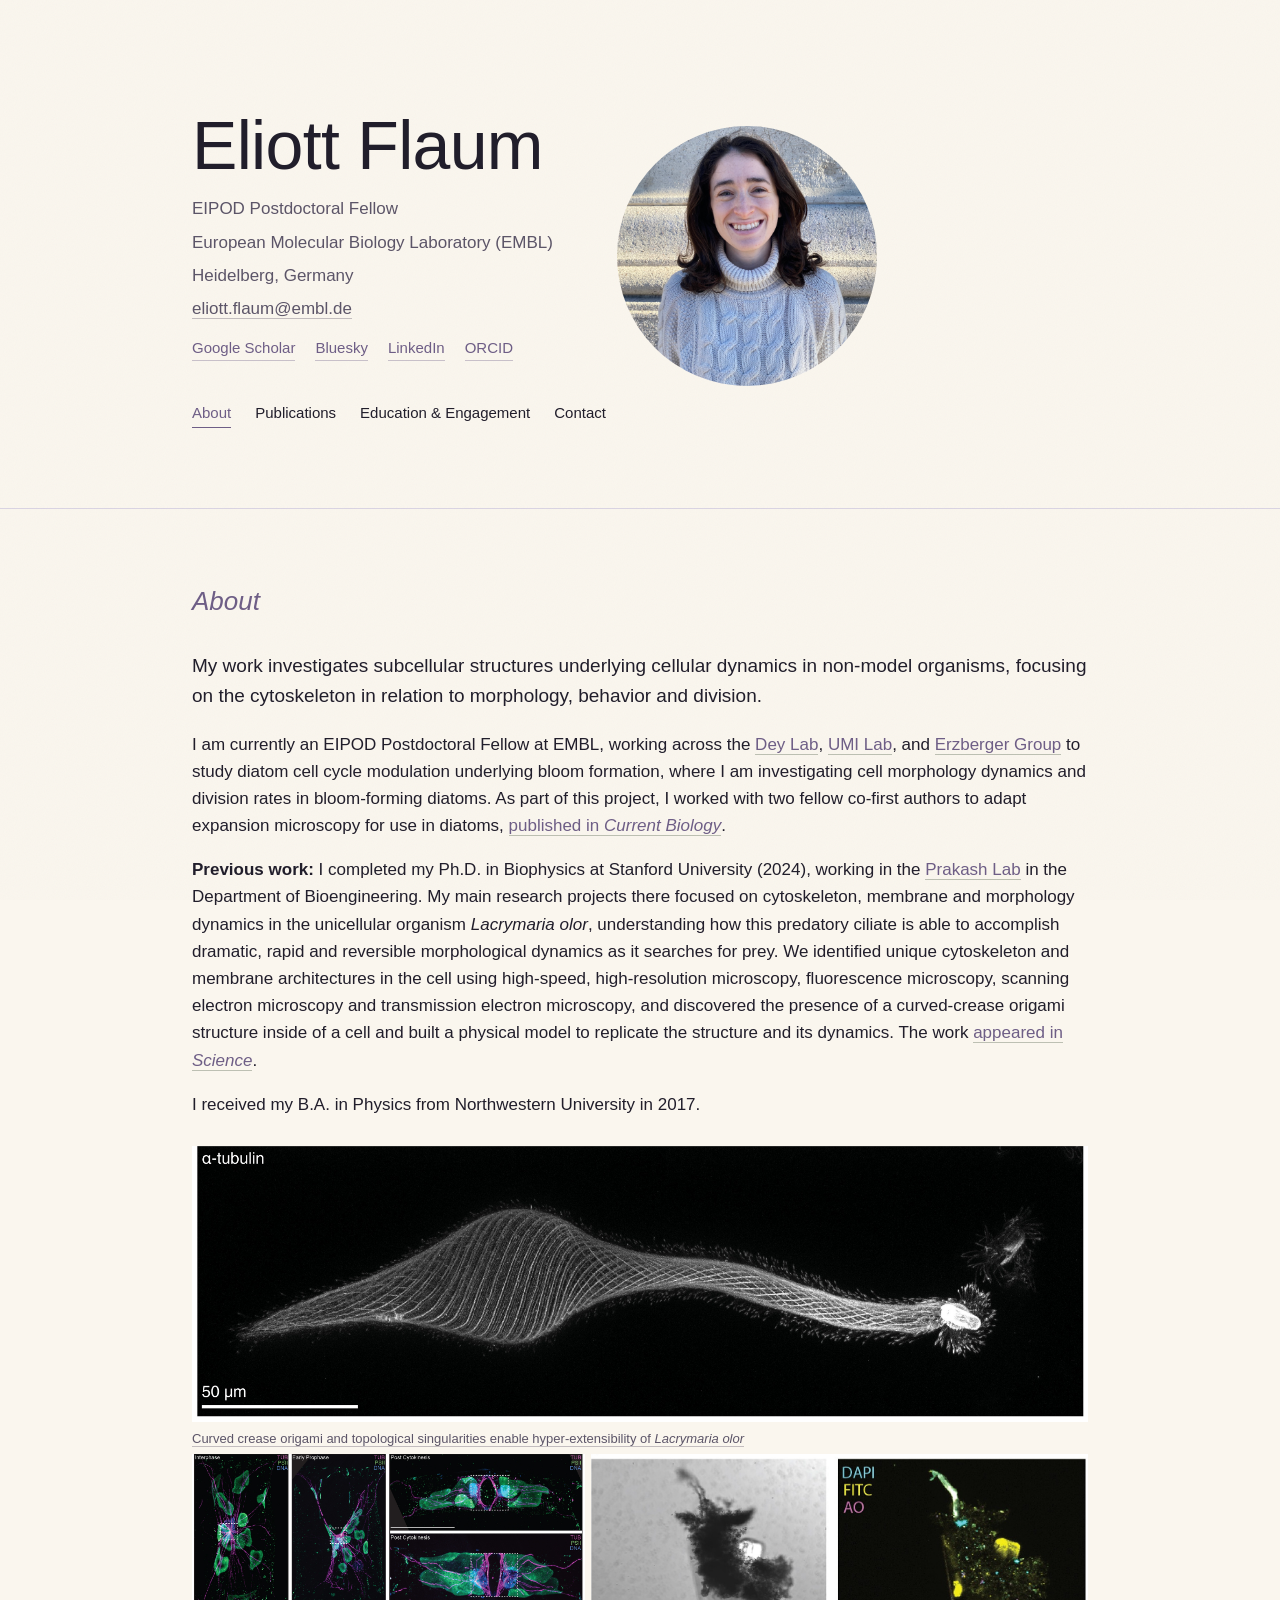
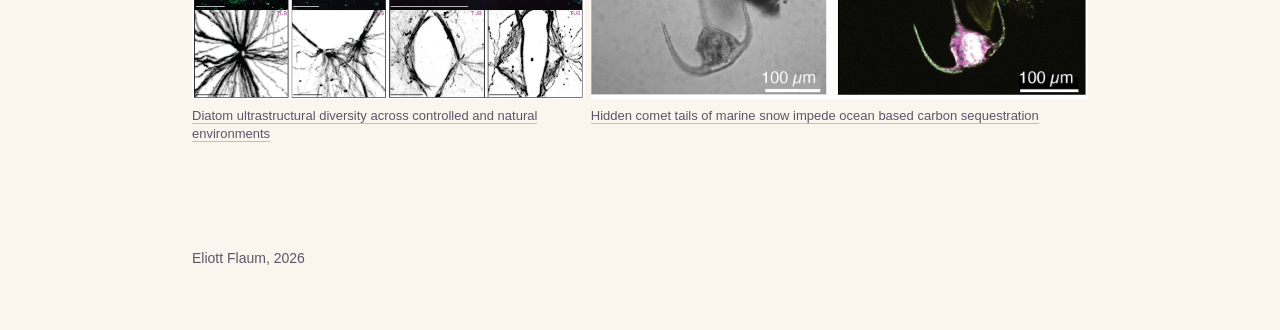
<file: index.html>
<!DOCTYPE html>
<html lang="en">
<head>
<meta charset="UTF-8">
<meta name="viewport" content="width=device-width, initial-scale=1.0">
<title>Eliott Flaum</title>
<meta name="description" content="Eliott Flaum — Postdoctoral Fellow. Research, publications, and projects.">
<link rel="stylesheet" href="style.css">
</head>
<body>

<div class="grain"></div>

<header class="hero">
  <div class="wrap">
    <div class="hero-top">
      <div class="hero-intro">
        <h1 class="hero-name">Eliott Flaum</h1>
        <div class="hero-meta">
          <p>EIPOD Postdoctoral Fellow</p>
          <p>European Molecular Biology Laboratory (EMBL)</p>
          <p>Heidelberg, Germany</p>
          <p><a href="mailto:eliott.flaum@embl.de">eliott.flaum@embl.de</a></p>
          <p class="hero-links">
            <a href="https://scholar.google.com/citations?hl=en&amp;user=vExFXL4AAAAJ" target="_blank" rel="noopener">Google Scholar</a>
            <a href="https://bsky.app/profile/eliottflaum.bsky.social" target="_blank" rel="noopener">Bluesky</a>
            <a href="https://www.linkedin.com/in/eliott-flaum/" target="_blank" rel="noopener">LinkedIn</a>
            <a href="https://orcid.org/0000-0001-8737-7967" target="_blank" rel="noopener">ORCID</a>
          </p>
        </div>
      </div>
      <img class="hero-photo" src="IMG_2974.jpg" alt="Eliott Flaum">
    </div>
    <nav class="hero-nav">
      <a href="index.html" class="active">About</a>
      <a href="publications.html">Publications</a>
      <a href="experience.html">Education & Engagement</a>
      <a href="contact.html">Contact</a>
    </nav>
  </div>
</header>

<main>

  <section class="section">
    <div class="wrap">
      <h2 class="section-label">About</h2>
      <p class="lede">
        My work investigates subcellular structures underlying cellular dynamics in
        non-model organisms, focusing on the cytoskeleton in relation to morphology,
        behavior and division.
      </p>
      <p>
        I am currently an EIPOD Postdoctoral Fellow at EMBL, working across the
        <a href="https://evonuclab.org/" target="_blank" rel="noopener">Dey Lab</a>,
        <a href="https://www.embl.org/groups/vincent/" target="_blank" rel="noopener">UMI Lab</a>,
        and <a href="https://www.embl.org/groups/erzberger/" target="_blank" rel="noopener">Erzberger Group</a>
        to study diatom cell cycle modulation underlying bloom formation, where I am
        investigating cell morphology dynamics and division rates in bloom-forming diatoms.
        As part of this project, I worked with two fellow co-first authors to adapt
        expansion microscopy for use in diatoms,
        <a href="https://doi.org/10.1016/j.cub.2025.10.024" target="_blank" rel="noopener">published in <em>Current Biology</em></a>.
      </p>
      <p>
        <strong>Previous work:</strong> I completed my Ph.D. in Biophysics at Stanford
        University (2024), working in the
        <a href="https://prakashlab.stanford.edu/" target="_blank" rel="noopener">Prakash Lab</a>
        in the Department of Bioengineering. My main research projects there focused on
        cytoskeleton, membrane and morphology dynamics in the unicellular organism
        <em>Lacrymaria olor</em>, understanding how this predatory ciliate is able to
        accomplish dramatic, rapid and reversible morphological dynamics as it searches
        for prey. We identified unique cytoskeleton and membrane architectures in the
        cell using high-speed, high-resolution microscopy, fluorescence microscopy,
        scanning electron microscopy and transmission electron microscopy, and discovered
        the presence of a curved-crease origami structure inside of a cell and built a
        physical model to replicate the structure and its dynamics. The work
        <a href="https://www.science.org/doi/10.1126/science.adk5511" target="_blank" rel="noopener">appeared in <em>Science</em></a>.
      </p>
      <p>
        I received my B.A. in Physics from Northwestern University in 2017.
      </p>

      <div class="gallery">
        <figure class="gallery-item gallery-wide">
          <img src="fig-lacrymaria-cytoskeleton.jpg" alt="Fluorescence microscopy image of the alpha-tubulin cytoskeleton of Lacrymaria olor">
          <figcaption><a href="https://www.science.org/doi/10.1126/science.adk5511" target="_blank" rel="noopener">Curved crease origami and topological singularities enable hyper-extensibility of <em>Lacrymaria olor</em></a></figcaption>
        </figure>
        <figure class="gallery-item">
          <img src="fig-diatom-expansion-microscopy.jpg" alt="Expansion microscopy images of diatom microtubule cytoskeletons during interphase, early prophase, and post-cytokinesis">
          <figcaption><a href="https://doi.org/10.1016/j.cub.2025.10.024" target="_blank" rel="noopener">Diatom ultrastructural diversity across controlled and natural environments</a></figcaption>
        </figure>
        <figure class="gallery-item">
          <img src="fig-marine-snow-flagellate.jpg" alt="Brightfield and fluorescence microscopy images of a flagellate with attached marine snow particles">
          <figcaption><a href="https://doi.org/10.1126/science.adl5767" target="_blank" rel="noopener">Hidden comet tails of marine snow impede ocean based carbon sequestration</a></figcaption>
        </figure>
      </div>
    </div>
  </section>

</main>

<footer class="footer">
  <div class="wrap">
    <p>Eliott Flaum, <span id="year"></span></p>
  </div>
</footer>

<script src="script.js"></script>
</body>
</html>
</file>
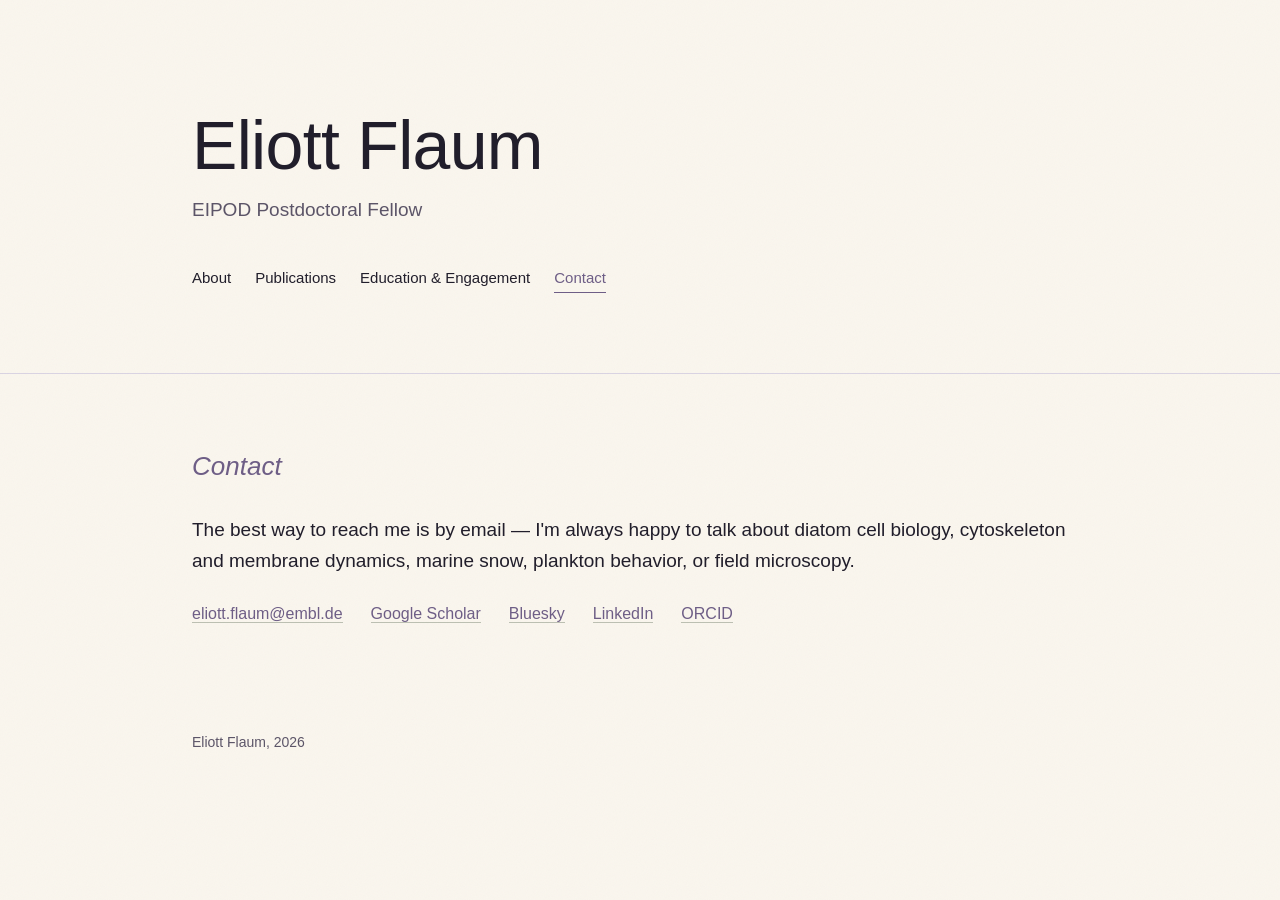
<file: contact.html>
<!DOCTYPE html>
<html lang="en">
<head>
<meta charset="UTF-8">
<meta name="viewport" content="width=device-width, initial-scale=1.0">
<title>Eliott Flaum — Contact</title>
<meta name="description" content="Eliott Flaum — Postdoctoral Fellow. Research, publications, and projects.">
<link rel="stylesheet" href="style.css">
</head>
<body>

<div class="grain"></div>

<header class="hero">
  <div class="wrap">
    <h1 class="hero-name">Eliott Flaum</h1>
    <p class="hero-role">EIPOD Postdoctoral Fellow<!-- , [Department], [Institution] — edit this line --></p>
    <nav class="hero-nav">
      <a href="index.html">About</a>
      <a href="publications.html">Publications</a>
      <a href="experience.html">Education & Engagement</a>
      <a href="contact.html" class="active">Contact</a>
    </nav>
  </div>
</header>

<main>

  <section class="section section-contact">
    <div class="wrap">
      <h2 class="section-label">Contact</h2>
      <p class="lede">
        The best way to reach me is by email — I'm always happy to talk about
        diatom cell biology, cytoskeleton and membrane dynamics, marine snow,
        plankton behavior, or field microscopy.
      </p>
      <ul class="contact-list">
        <li><a href="mailto:eliott.flaum@embl.de">eliott.flaum@embl.de</a></li>
        <li><a href="https://scholar.google.com/citations?hl=en&amp;user=vExFXL4AAAAJ" target="_blank" rel="noopener">Google Scholar</a></li>
        <li><a href="https://bsky.app/profile/eliottflaum.bsky.social" target="_blank" rel="noopener">Bluesky</a></li>
        <li><a href="https://www.linkedin.com/in/eliott-flaum/" target="_blank" rel="noopener">LinkedIn</a></li>
        <li><a href="https://orcid.org/0000-0001-8737-7967" target="_blank" rel="noopener">ORCID</a></li>
      </ul>
    </div>
  </section>

</main>

<footer class="footer">
  <div class="wrap">
    <p>Eliott Flaum, <span id="year"></span></p>
  </div>
</footer>

<script src="script.js"></script>
</body>
</html>
</file>
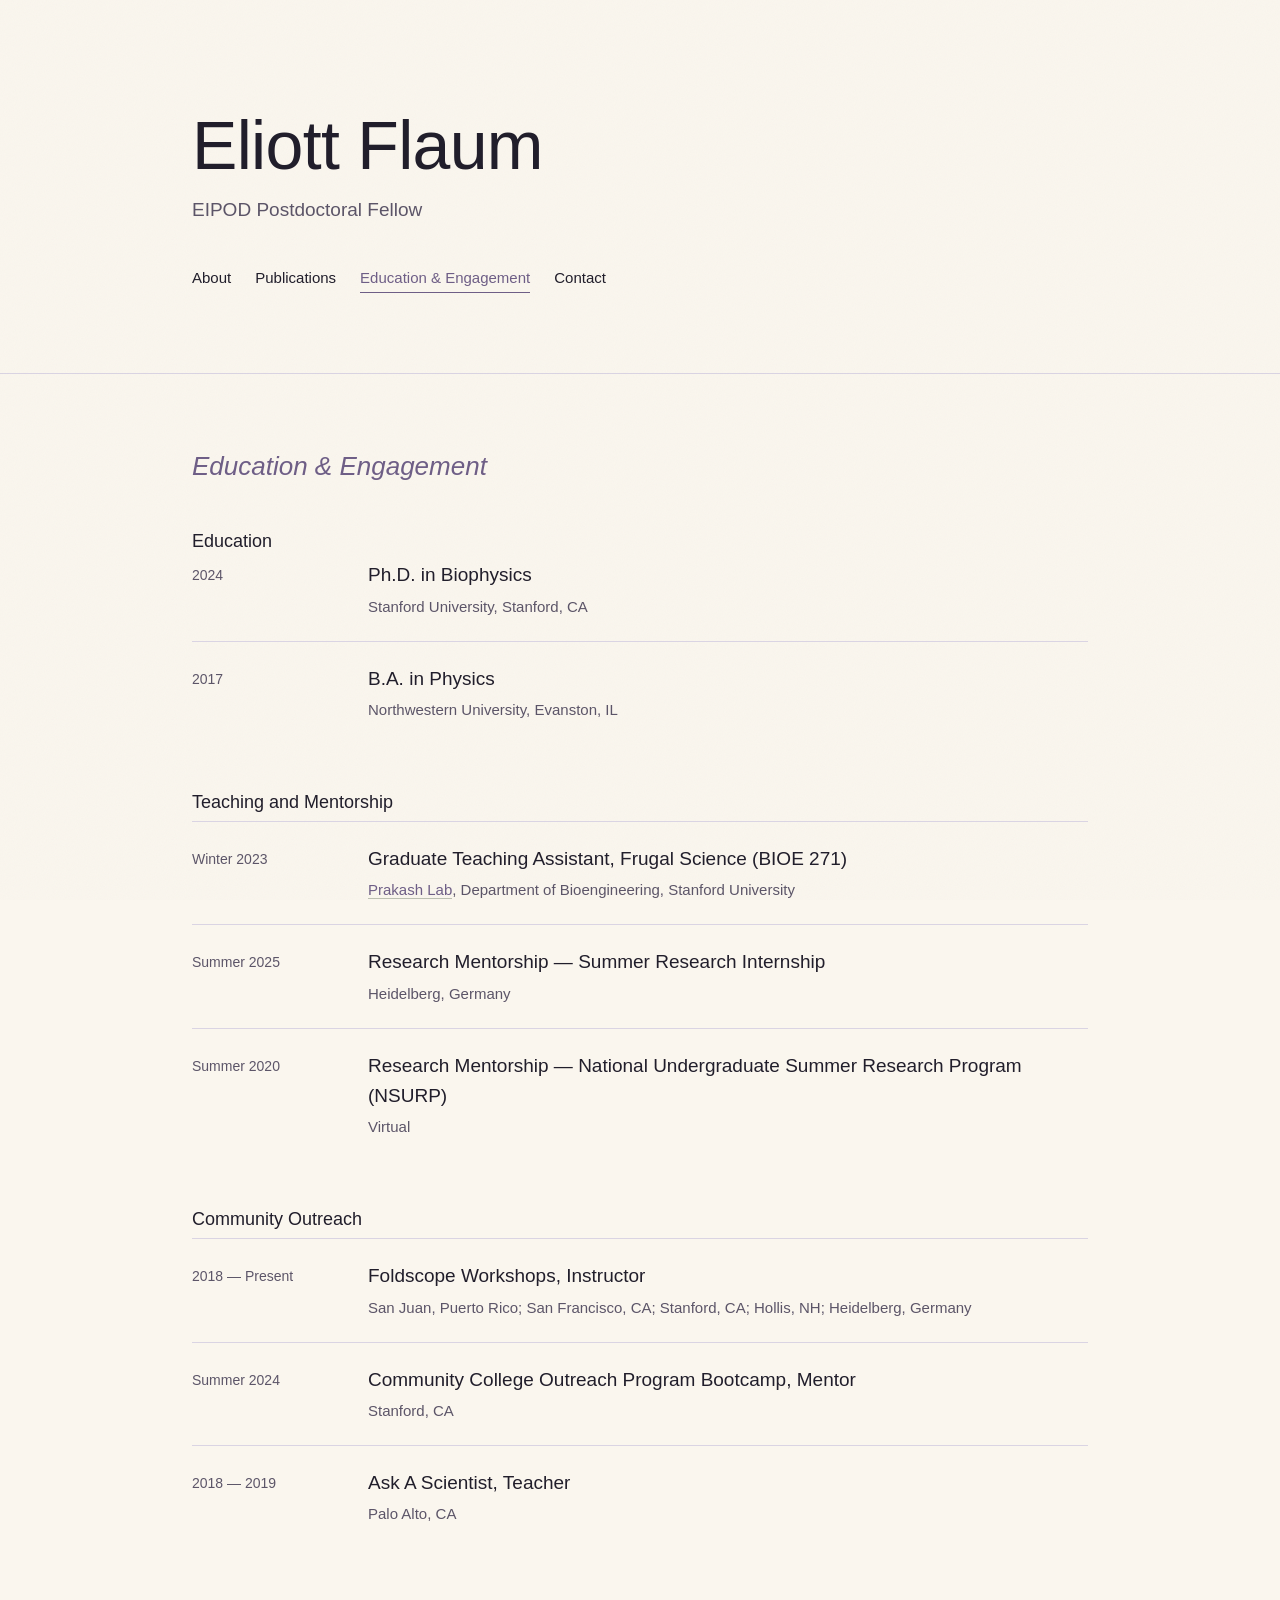
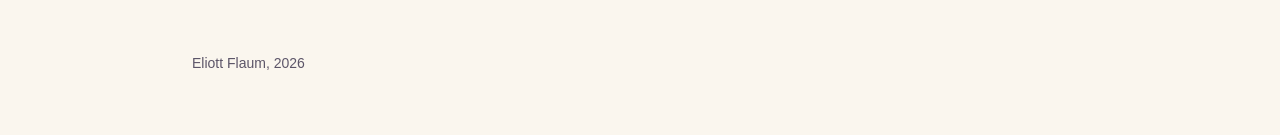
<file: experience.html>
<!DOCTYPE html>
<html lang="en">
<head>
<meta charset="UTF-8">
<meta name="viewport" content="width=device-width, initial-scale=1.0">
<title>Eliott Flaum — Education & Engagement</title>
<meta name="description" content="Eliott Flaum — Postdoctoral Fellow. Research, publications, and projects.">
<link rel="stylesheet" href="style.css">
</head>
<body>

<div class="grain"></div>

<header class="hero">
  <div class="wrap">
    <h1 class="hero-name">Eliott Flaum</h1>
    <p class="hero-role">EIPOD Postdoctoral Fellow<!-- , [Department], [Institution] — edit this line --></p>
    <nav class="hero-nav">
      <a href="index.html">About</a>
      <a href="publications.html">Publications</a>
      <a href="experience.html" class="active">Education & Engagement</a>
      <a href="contact.html">Contact</a>
    </nav>
  </div>
</header>

<main>

  <section class="section">
    <div class="wrap">
      <h2 class="section-label">Education & Engagement</h2>

      <h3 class="subsection-label">Education</h3>

      <div class="cv-row">
        <span class="cv-date">2024</span>
        <div class="cv-body">
          <h3>Ph.D. in Biophysics</h3>
          <p>Stanford University, Stanford, CA</p>
        </div>
      </div>

      <div class="cv-row">
        <span class="cv-date">2017</span>
        <div class="cv-body">
          <h3>B.A. in Physics</h3>
          <p>Northwestern University, Evanston, IL</p>
        </div>
      </div>

      <h3 class="subsection-label">Teaching and Mentorship</h3>

      <div class="cv-row">
        <span class="cv-date">Winter 2023</span>
        <div class="cv-body">
          <h3>Graduate Teaching Assistant, Frugal Science (BIOE 271)</h3>
          <p><a href="https://prakashlab.stanford.edu/" target="_blank" rel="noopener">Prakash Lab</a>, Department of Bioengineering, Stanford University</p>
        </div>
      </div>

      <div class="cv-row">
        <span class="cv-date">Summer 2025</span>
        <div class="cv-body">
          <h3>Research Mentorship — Summer Research Internship</h3>
          <p>Heidelberg, Germany</p>
        </div>
      </div>

      <div class="cv-row">
        <span class="cv-date">Summer 2020</span>
        <div class="cv-body">
          <h3>Research Mentorship — National Undergraduate Summer Research Program (NSURP)</h3>
          <p>Virtual</p>
        </div>
      </div>

      <h3 class="subsection-label">Community Outreach</h3>

      <div class="cv-row">
        <span class="cv-date">2018 — Present</span>
        <div class="cv-body">
          <h3>Foldscope Workshops, Instructor</h3>
          <p>San Juan, Puerto Rico; San Francisco, CA; Stanford, CA; Hollis, NH; Heidelberg, Germany</p>
        </div>
      </div>

      <div class="cv-row">
        <span class="cv-date">Summer 2024</span>
        <div class="cv-body">
          <h3>Community College Outreach Program Bootcamp, Mentor</h3>
          <p>Stanford, CA</p>
        </div>
      </div>

      <div class="cv-row">
        <span class="cv-date">2018 — 2019</span>
        <div class="cv-body">
          <h3>Ask A Scientist, Teacher</h3>
          <p>Palo Alto, CA</p>
        </div>
      </div>

    </div>
  </section>

</main>

<footer class="footer">
  <div class="wrap">
    <p>Eliott Flaum, <span id="year"></span></p>
  </div>
</footer>

<script src="script.js"></script>
</body>
</html>
</file>
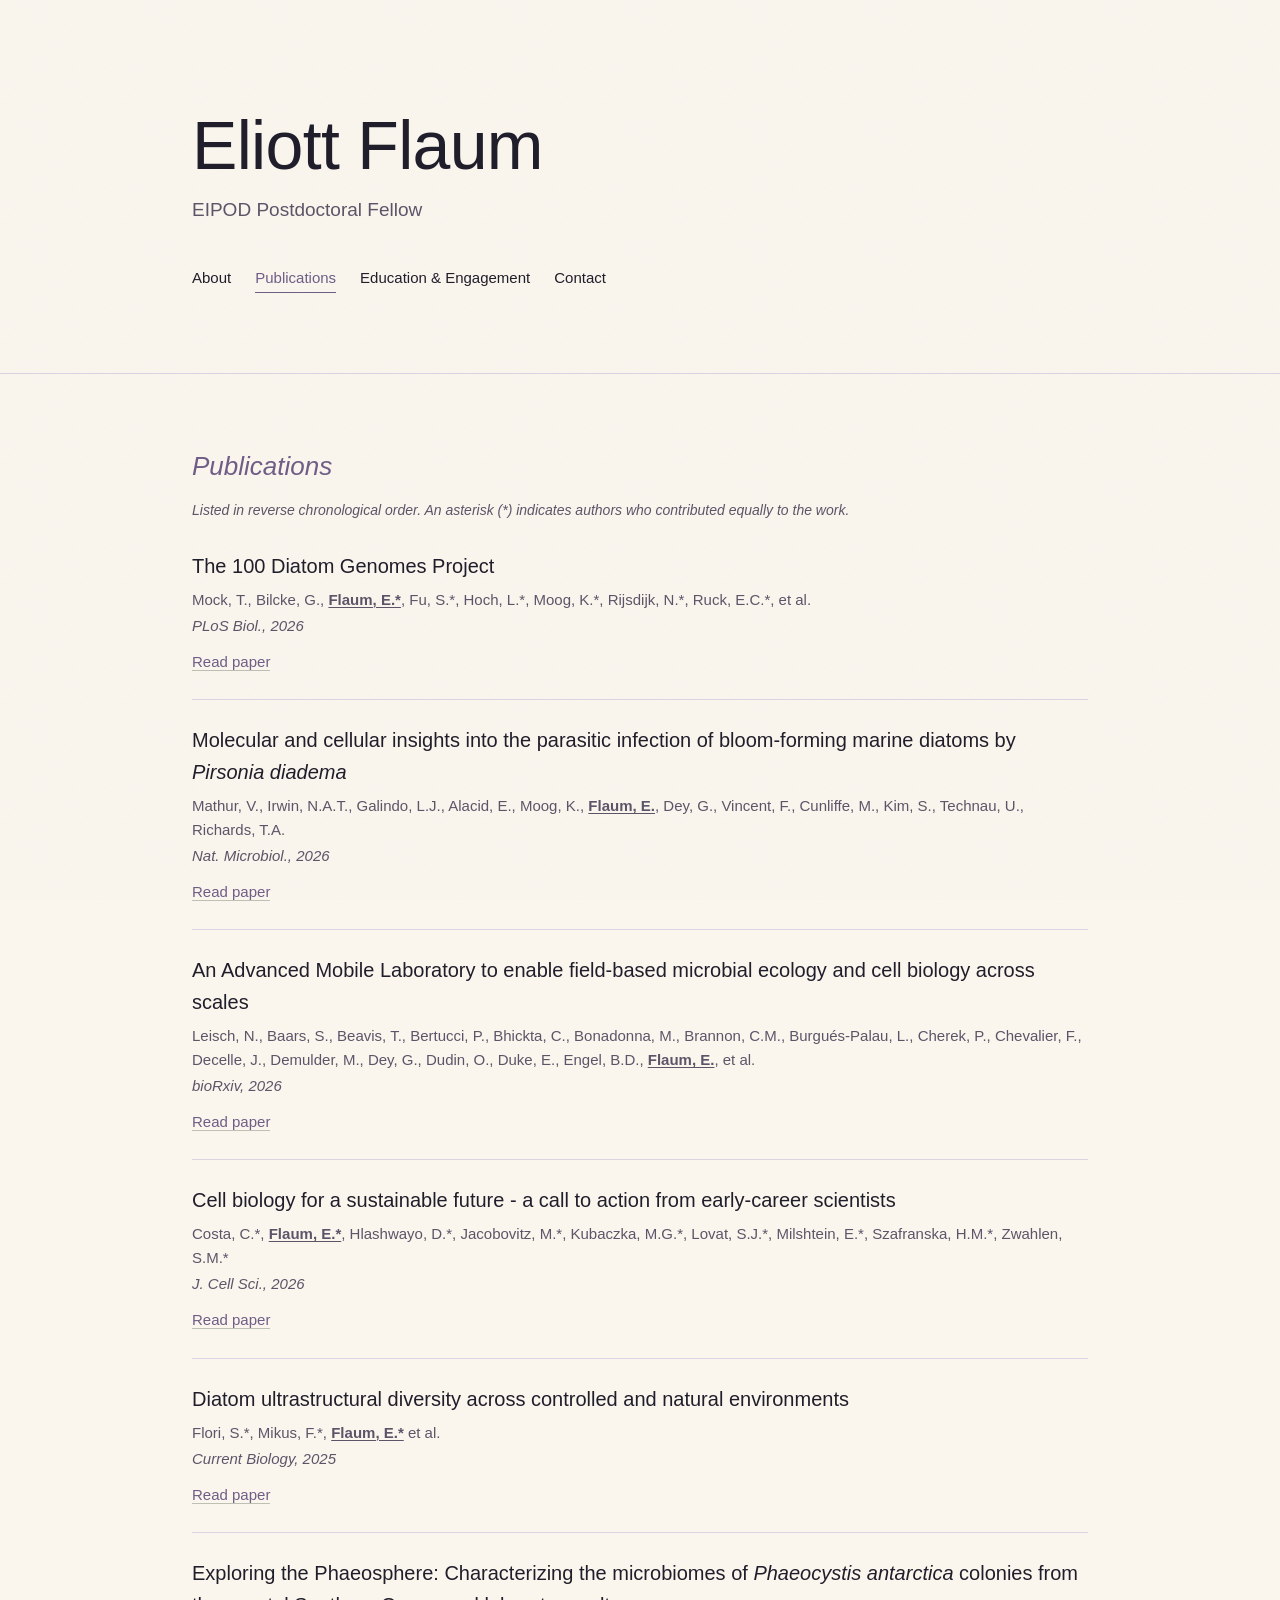
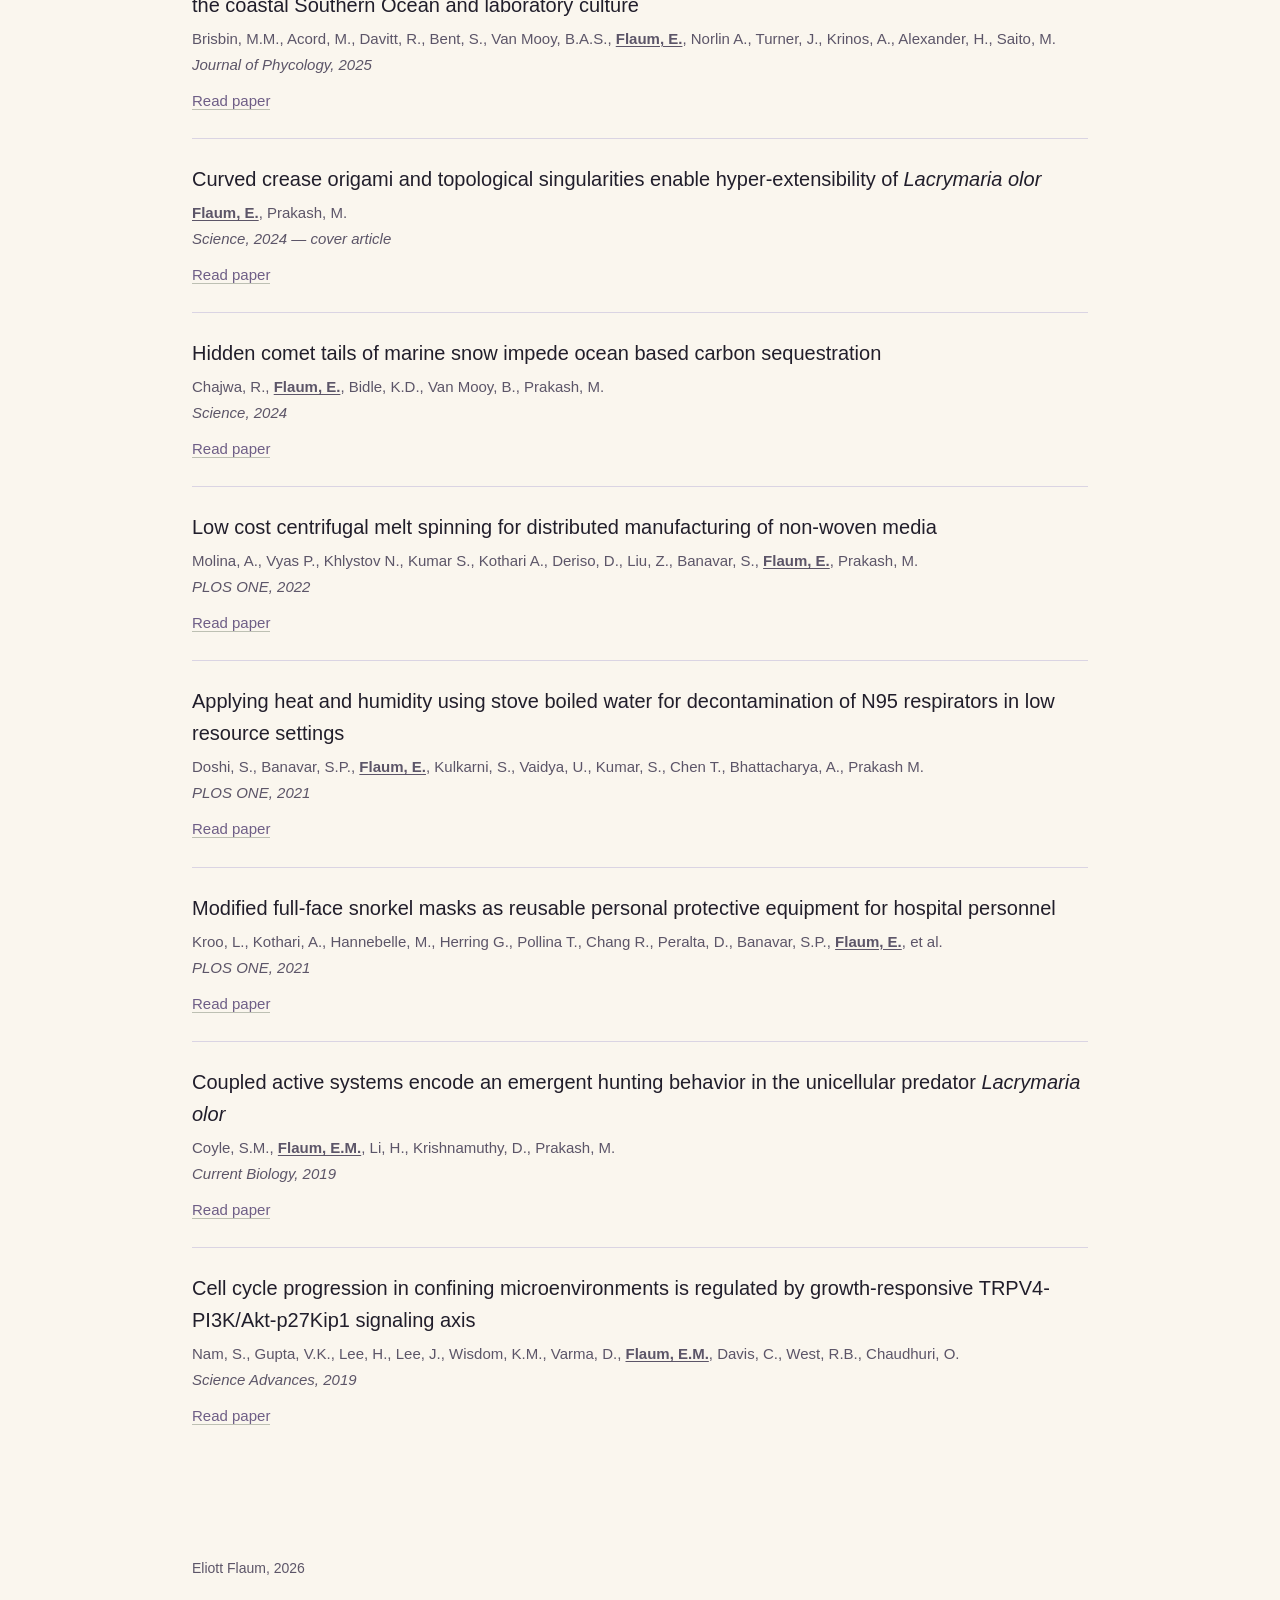
<file: publications.html>
<!DOCTYPE html>
<html lang="en">
<head>
<meta charset="UTF-8">
<meta name="viewport" content="width=device-width, initial-scale=1.0">
<title>Eliott Flaum — Publications</title>
<meta name="description" content="Eliott Flaum — Postdoctoral Fellow. Research, publications, and projects.">
<link rel="stylesheet" href="style.css">
</head>
<body>

<div class="grain"></div>

<header class="hero">
  <div class="wrap">
    <h1 class="hero-name">Eliott Flaum</h1>
    <p class="hero-role">EIPOD Postdoctoral Fellow<!-- , [Department], [Institution] — edit this line --></p>
    <nav class="hero-nav">
      <a href="index.html">About</a>
      <a href="publications.html" class="active">Publications</a>
      <a href="experience.html">Education & Engagement</a>
      <a href="contact.html">Contact</a>
    </nav>
  </div>
</header>

<main>

  <section class="section">
    <div class="wrap">
      <h2 class="section-label">Publications</h2>
      <p class="pub-note">Listed in reverse chronological order. An asterisk (*) indicates authors who contributed equally to the work.</p>

      <ol class="pub-list" reversed start="13">
        <li>
          <p class="pub-title">The 100 Diatom Genomes Project</p>
          <p class="pub-authors">Mock, T., Bilcke, G., <strong class="me">Flaum, E.*</strong>, Fu, S.*, Hoch, L.*, Moog, K.*, Rijsdijk, N.*, Ruck, E.C.*, et al.</p>
          <p class="pub-venue"><em>PLoS Biol.</em>, 2026</p>
          <a class="entry-link" href="https://doi.org/10.1371/journal.pbio.3003947" target="_blank" rel="noopener">Read paper</a>
        </li>
        <li>
          <p class="pub-title">Molecular and cellular insights into the parasitic infection of bloom-forming marine diatoms by <em>Pirsonia diadema</em></p>
          <p class="pub-authors">Mathur, V., Irwin, N.A.T., Galindo, L.J., Alacid, E., Moog, K., <strong class="me">Flaum, E.</strong>, Dey, G., Vincent, F., Cunliffe, M., Kim, S., Technau, U., Richards, T.A.</p>
          <p class="pub-venue"><em>Nat. Microbiol.</em>, 2026</p>
          <a class="entry-link" href="https://doi.org/10.1038/s41564-026-02421-4" target="_blank" rel="noopener">Read paper</a>
        </li>
        <li>
          <p class="pub-title">An Advanced Mobile Laboratory to enable field-based microbial ecology and cell biology across scales</p>
          <p class="pub-authors">Leisch, N., Baars, S., Beavis, T., Bertucci, P., Bhickta, C., Bonadonna, M., Brannon, C.M., Burgués-Palau, L., Cherek, P., Chevalier, F., Decelle, J., Demulder, M., Dey, G., Dudin, O., Duke, E., Engel, B.D., <strong class="me">Flaum, E.</strong>, et al.</p>
          <p class="pub-venue"><em>bioRxiv</em>, 2026</p>
          <a class="entry-link" href="https://doi.org/10.64898/2026.02.23.707475" target="_blank" rel="noopener">Read paper</a>
        </li>
        <li>
          <p class="pub-title">Cell biology for a sustainable future - a call to action from early-career scientists</p>
          <p class="pub-authors">Costa, C.*, <strong class="me">Flaum, E.*</strong>, Hlashwayo, D.*, Jacobovitz, M.*, Kubaczka, M.G.*, Lovat, S.J.*, Milshtein, E.*, Szafranska, H.M.*, Zwahlen, S.M.*</p>
          <p class="pub-venue"><em>J. Cell Sci.</em>, 2026</p>
          <a class="entry-link" href="https://doi.org/10.1242/jcs.2645964" target="_blank" rel="noopener">Read paper</a>
        </li>
        <li>
          <p class="pub-title">Diatom ultrastructural diversity across controlled and natural environments</p>
          <p class="pub-authors">Flori, S.*, Mikus, F.*, <strong class="me">Flaum, E.*</strong> et al.</p>
          <p class="pub-venue"><em>Current Biology</em>, 2025</p>
          <a class="entry-link" href="https://doi.org/10.1016/j.cub.2025.10.024" target="_blank" rel="noopener">Read paper</a>
        </li>
        <li>
          <p class="pub-title">Exploring the Phaeosphere: Characterizing the microbiomes of <em>Phaeocystis antarctica</em> colonies from the coastal Southern Ocean and laboratory culture</p>
          <p class="pub-authors">Brisbin, M.M., Acord, M., Davitt, R., Bent, S., Van Mooy, B.A.S., <strong class="me">Flaum, E.</strong>, Norlin A., Turner, J., Krinos, A., Alexander, H., Saito, M.</p>
          <p class="pub-venue"><em>Journal of Phycology</em>, 2025</p>
          <a class="entry-link" href="https://doi.org/10.1111/jpy.70051" target="_blank" rel="noopener">Read paper</a>
        </li>
        <li>
          <p class="pub-title">Curved crease origami and topological singularities enable hyper-extensibility of <em>Lacrymaria olor</em></p>
          <p class="pub-authors"><strong class="me">Flaum, E.</strong>, Prakash, M.</p>
          <p class="pub-venue"><em>Science</em>, 2024 — cover article</p>
          <a class="entry-link" href="https://www.science.org/doi/10.1126/science.adk5511" target="_blank" rel="noopener">Read paper</a>
        </li>
        <li>
          <p class="pub-title">Hidden comet tails of marine snow impede ocean based carbon sequestration</p>
          <p class="pub-authors">Chajwa, R., <strong class="me">Flaum, E.</strong>, Bidle, K.D., Van Mooy, B., Prakash, M.</p>
          <p class="pub-venue"><em>Science</em>, 2024</p>
          <a class="entry-link" href="https://doi.org/10.1126/science.adl5767" target="_blank" rel="noopener">Read paper</a>
        </li>
        <li>
          <p class="pub-title">Low cost centrifugal melt spinning for distributed manufacturing of non-woven media</p>
          <p class="pub-authors">Molina, A., Vyas P., Khlystov N., Kumar S., Kothari A., Deriso, D., Liu, Z., Banavar, S., <strong class="me">Flaum, E.</strong>, Prakash, M.</p>
          <p class="pub-venue"><em>PLOS ONE</em>, 2022</p>
          <a class="entry-link" href="https://doi.org/10.1371/journal.pone.0264933" target="_blank" rel="noopener">Read paper</a>
        </li>
        <li>
          <p class="pub-title">Applying heat and humidity using stove boiled water for decontamination of N95 respirators in low resource settings</p>
          <p class="pub-authors">Doshi, S., Banavar, S.P., <strong class="me">Flaum, E.</strong>, Kulkarni, S., Vaidya, U., Kumar, S., Chen T., Bhattacharya, A., Prakash M.</p>
          <p class="pub-venue"><em>PLOS ONE</em>, 2021</p>
          <a class="entry-link" href="https://doi.org/10.1371/journal.pone.0255338" target="_blank" rel="noopener">Read paper</a>
        </li>
        <li>
          <p class="pub-title">Modified full-face snorkel masks as reusable personal protective equipment for hospital personnel</p>
          <p class="pub-authors">Kroo, L., Kothari, A., Hannebelle, M., Herring G., Pollina T., Chang R., Peralta, D., Banavar, S.P., <strong class="me">Flaum, E.</strong>, et al.</p>
          <p class="pub-venue"><em>PLOS ONE</em>, 2021</p>
          <a class="entry-link" href="https://doi.org/10.1371/journal.pone.0244422" target="_blank" rel="noopener">Read paper</a>
        </li>
        <li>
          <p class="pub-title">Coupled active systems encode an emergent hunting behavior in the unicellular predator <em>Lacrymaria olor</em></p>
          <p class="pub-authors">Coyle, S.M., <strong class="me">Flaum, E.M.</strong>, Li, H., Krishnamuthy, D., Prakash, M.</p>
          <p class="pub-venue"><em>Current Biology</em>, 2019</p>
          <a class="entry-link" href="https://doi.org/10.1016/j.cub.2019.09.034" target="_blank" rel="noopener">Read paper</a>
        </li>
        <li>
          <p class="pub-title">Cell cycle progression in confining microenvironments is regulated by growth-responsive TRPV4-PI3K/Akt-p27Kip1 signaling axis</p>
          <p class="pub-authors">Nam, S., Gupta, V.K., Lee, H., Lee, J., Wisdom, K.M., Varma, D., <strong class="me">Flaum, E.M.</strong>, Davis, C., West, R.B., Chaudhuri, O.</p>
          <p class="pub-venue"><em>Science Advances</em>, 2019</p>
          <a class="entry-link" href="https://doi.org/10.1126/sciadv.aaw6171" target="_blank" rel="noopener">Read paper</a>
        </li>
      </ol>
    </div>
  </section>

</main>

<footer class="footer">
  <div class="wrap">
    <p>Eliott Flaum, <span id="year"></span></p>
  </div>
</footer>

<script src="script.js"></script>
</body>
</html>
</file>
<file: style.css>
/* ---------------------------------------------
   Tokens
--------------------------------------------- */
:root {
  --bg: #FAF6EE;
  --ink: #211E2B;
  --ink-soft: #5C5568;
  --violet: #6E5E86;
  --blue: #52708C;
  --rose: #B5758C;
  --line: #DAD4E3;
  --serif: "Helvetica Neue", Helvetica, Arial, sans-serif;
  --sans: "Helvetica Neue", Helvetica, Arial, sans-serif;
  --measure: 896px;
}

* { box-sizing: border-box; }

html { scroll-behavior: smooth; }

body {
  margin: 0;
  background: var(--bg);
  color: var(--ink);
  font-family: var(--sans);
  font-size: 17px;
  line-height: 1.6;
  -webkit-font-smoothing: antialiased;
}

/* subtle paper texture instead of a flat wash */
.grain {
  position: fixed;
  inset: 0;
  pointer-events: none;
  opacity: 0.035;
  z-index: 0;
  background-image: url("data:image/svg+xml,%3Csvg xmlns='http://www.w3.org/2000/svg' width='120' height='120'%3E%3Cfilter id='n'%3E%3CfeTurbulence type='fractalNoise' baseFrequency='0.9' numOctaves='2' stitchTiles='stitch'/%3E%3C/filter%3E%3Crect width='100%25' height='100%25' filter='url(%23n)'/%3E%3C/svg%3E");
}

a {
  color: var(--violet);
  text-decoration: none;
  border-bottom: 1px solid rgba(75, 93, 69, 0.35);
  transition: border-color 0.15s ease, color 0.15s ease;
}
a:hover { border-color: var(--violet); color: var(--rose); }

.wrap {
  max-width: 960px;
  margin: 0 auto;
  padding: 0 32px;
  position: relative;
  z-index: 1;
}
.wrap-narrow { max-width: var(--measure); }

/* ---------------------------------------------
   Hero
--------------------------------------------- */
.hero {
  padding: 110px 0 80px;
  border-bottom: 1px solid var(--line);
}

.hero-name {
  font-family: var(--serif);
  font-weight: 500;
  font-size: clamp(42px, 7vw, 68px);
  line-height: 1.05;
  margin: 0 0 14px;
  letter-spacing: -0.01em;
}

.hero-role {
  font-size: 19px;
  color: var(--ink-soft);
  margin: 0 0 40px;
  max-width: var(--measure);
}

.hero-top {
  display: flex;
  align-items: center;
  gap: 64px;
  flex-wrap: wrap-reverse;
}

.hero-intro {
  flex: 0 1 auto;
  min-width: 280px;
}

.hero-photo {
  width: 260px;
  height: 260px;
  border-radius: 50%;
  object-fit: cover;
  flex-shrink: 0;
}

@media (max-width: 560px) {
  .hero-photo { width: 160px; height: 160px; }
}

.hero-meta {
  margin: 0 0 40px;
}
.hero-meta p {
  font-size: 17px;
  color: var(--ink-soft);
  margin: 0 0 6px;
}
.hero-meta a {
  color: var(--ink-soft);
  border-bottom: 1px solid rgba(92, 85, 104, 0.35);
}
.hero-meta a:hover {
  color: var(--rose);
  border-color: var(--rose);
}
.hero-links {
  margin-top: 14px !important;
  display: flex;
  flex-wrap: wrap;
  gap: 8px 20px;
}
.hero-links a {
  font-size: 15px;
  color: var(--violet);
  border-bottom: 1px solid rgba(110, 94, 134, 0.35);
}
.hero-links a:hover {
  color: var(--rose);
  border-color: var(--rose);
}

.hero-nav {
  display: flex;
  flex-wrap: wrap;
  gap: 24px;
}
.hero-nav a {
  font-size: 15px;
  border-bottom: none;
  color: var(--ink);
  padding-bottom: 2px;
  border-bottom: 1px solid transparent;
}
.hero-nav a:hover {
  color: var(--rose);
  border-color: var(--rose);
}
.hero-nav a.active {
  color: var(--violet);
  border-color: var(--violet);
}

/* ---------------------------------------------
   Sections
--------------------------------------------- */
.section {
  padding: 72px 0;
  border-bottom: 1px solid var(--line);
}
.section:last-of-type { border-bottom: none; }

.section-label {
  font-family: var(--serif);
  font-style: italic;
  font-weight: 500;
  font-size: 26px;
  margin: 0 0 28px;
  color: var(--violet);
}

.subsection-label {
  font-family: var(--serif);
  font-weight: 500;
  font-size: 18px;
  margin: 40px 0 4px;
  color: var(--ink);
}
.cv-row + .subsection-label,
.entry + .subsection-label {
  margin-top: 44px;
}

.lede {
  font-size: 19px;
  max-width: var(--measure);
}

.section p {
  max-width: var(--measure);
}

/* ---------------------------------------------
   Projects / entries
--------------------------------------------- */
.entry {
  padding: 26px 0;
  border-top: 1px solid var(--line);
  max-width: var(--measure);
}
.entry:first-of-type { border-top: none; padding-top: 0; }

.entry-compact {
  padding: 18px 0;
}
.entry-compact .entry-head h3 {
  font-size: 18px;
}
.entry-compact p {
  margin: 6px 0 8px;
  font-size: 15px;
}

.entry-head {
  display: flex;
  justify-content: space-between;
  align-items: baseline;
  gap: 16px;
  flex-wrap: wrap;
}

.entry-head h3 {
  font-family: var(--serif);
  font-weight: 500;
  font-size: 22px;
  margin: 0;
}

.entry-meta {
  font-size: 14px;
  color: var(--ink-soft);
  white-space: nowrap;
}

.entry p { margin: 10px 0 12px; color: var(--ink-soft); }

.entry-role {
  font-size: 14px;
  color: var(--ink-soft);
  font-style: italic;
  margin: 4px 0 14px;
}

.entry-bullets {
  margin: 0 0 14px;
  padding-left: 20px;
  color: var(--ink-soft);
}
.entry-bullets li {
  margin-bottom: 8px;
  line-height: 1.55;
}

.entry-link {
  font-size: 15px;
}

/* ---------------------------------------------
   Publications
--------------------------------------------- */
.pub-list {
  list-style: none;
  margin: 0;
  padding: 0;
  max-width: var(--measure);
}

.pub-note {
  font-size: 14px;
  color: var(--ink-soft);
  font-style: italic;
  margin: -16px 0 28px;
}

.pub-authors strong.me {
  font-weight: 700;
  text-decoration: underline;
  text-decoration-thickness: 1px;
  text-underline-offset: 2px;
}

.pub-figure {
  display: block;
  width: 100%;
  max-width: 480px;
  height: auto;
  margin: 4px 0 14px;
}

.gallery {
  display: grid;
  grid-template-columns: 1.607fr 2.034fr;
  gap: 6px;
  margin-top: 28px;
}

.gallery-item {
  margin: 0;
  overflow: hidden;
}

.gallery-wide {
  grid-column: 1 / -1;
}

.gallery-item img {
  display: block;
  width: 100%;
  height: auto;
}

.gallery-item figcaption {
  margin-top: 8px;
  font-size: 13px;
  line-height: 1.4;
  color: var(--ink-soft);
}
.gallery-item figcaption a {
  color: var(--ink-soft);
  border-bottom-color: rgba(92, 85, 104, 0.35);
}
.gallery-item figcaption a:hover {
  color: var(--rose);
  border-color: var(--rose);
}

@media (max-width: 640px) {
  .gallery {
    grid-template-columns: 1fr;
  }
  .gallery-wide {
    grid-column: 1;
  }
}
.pub-list li {
  padding: 24px 0;
  border-top: 1px solid var(--line);
}
.pub-list li:first-child { border-top: none; padding-top: 0; }

.pub-title {
  font-family: var(--serif);
  font-size: 20px;
  font-weight: 500;
  margin: 0 0 6px;
}
.pub-authors {
  margin: 0 0 2px;
  color: var(--ink-soft);
  font-size: 15px;
}
.pub-venue {
  margin: 0 0 10px;
  color: var(--ink-soft);
  font-size: 15px;
  font-style: italic;
}

/* ---------------------------------------------
   CV / Experience
--------------------------------------------- */
.cv-row {
  display: grid;
  grid-template-columns: 160px 1fr;
  gap: 16px;
  padding: 22px 0;
  border-top: 1px solid var(--line);
  max-width: var(--measure);
}
.cv-row:first-of-type { border-top: none; padding-top: 0; }

.cv-date {
  font-size: 14px;
  color: var(--ink-soft);
  padding-top: 4px;
}

.cv-body h3 {
  font-family: var(--serif);
  font-weight: 500;
  font-size: 19px;
  margin: 0 0 4px;
}
.cv-body p {
  margin: 0;
  color: var(--ink-soft);
  font-size: 15px;
}

#cv > .wrap > .entry-link { display: inline-block; margin-top: 20px; }

/* ---------------------------------------------
   Contact
--------------------------------------------- */
.contact-list {
  list-style: none;
  margin: 24px 0 0;
  padding: 0;
  display: flex;
  flex-wrap: wrap;
  gap: 12px 28px;
}
.contact-list a {
  font-size: 16px;
}

/* ---------------------------------------------
   Footer
--------------------------------------------- */
.footer {
  padding: 32px 0 60px;
}
.footer p {
  font-size: 14px;
  color: var(--ink-soft);
  margin: 0;
}

/* ---------------------------------------------
   Responsive
--------------------------------------------- */
@media (max-width: 640px) {
  .hero { padding: 72px 0 56px; }
  .wrap { padding: 0 20px; }
  .cv-row { grid-template-columns: 1fr; gap: 4px; }
  .section { padding: 52px 0; }
}

/* ---------------------------------------------
   Motion & accessibility
--------------------------------------------- */
@media (prefers-reduced-motion: reduce) {
  html { scroll-behavior: auto; }
}

a:focus-visible,
button:focus-visible {
  outline: 2px solid var(--rose);
  outline-offset: 3px;
}
</file>
